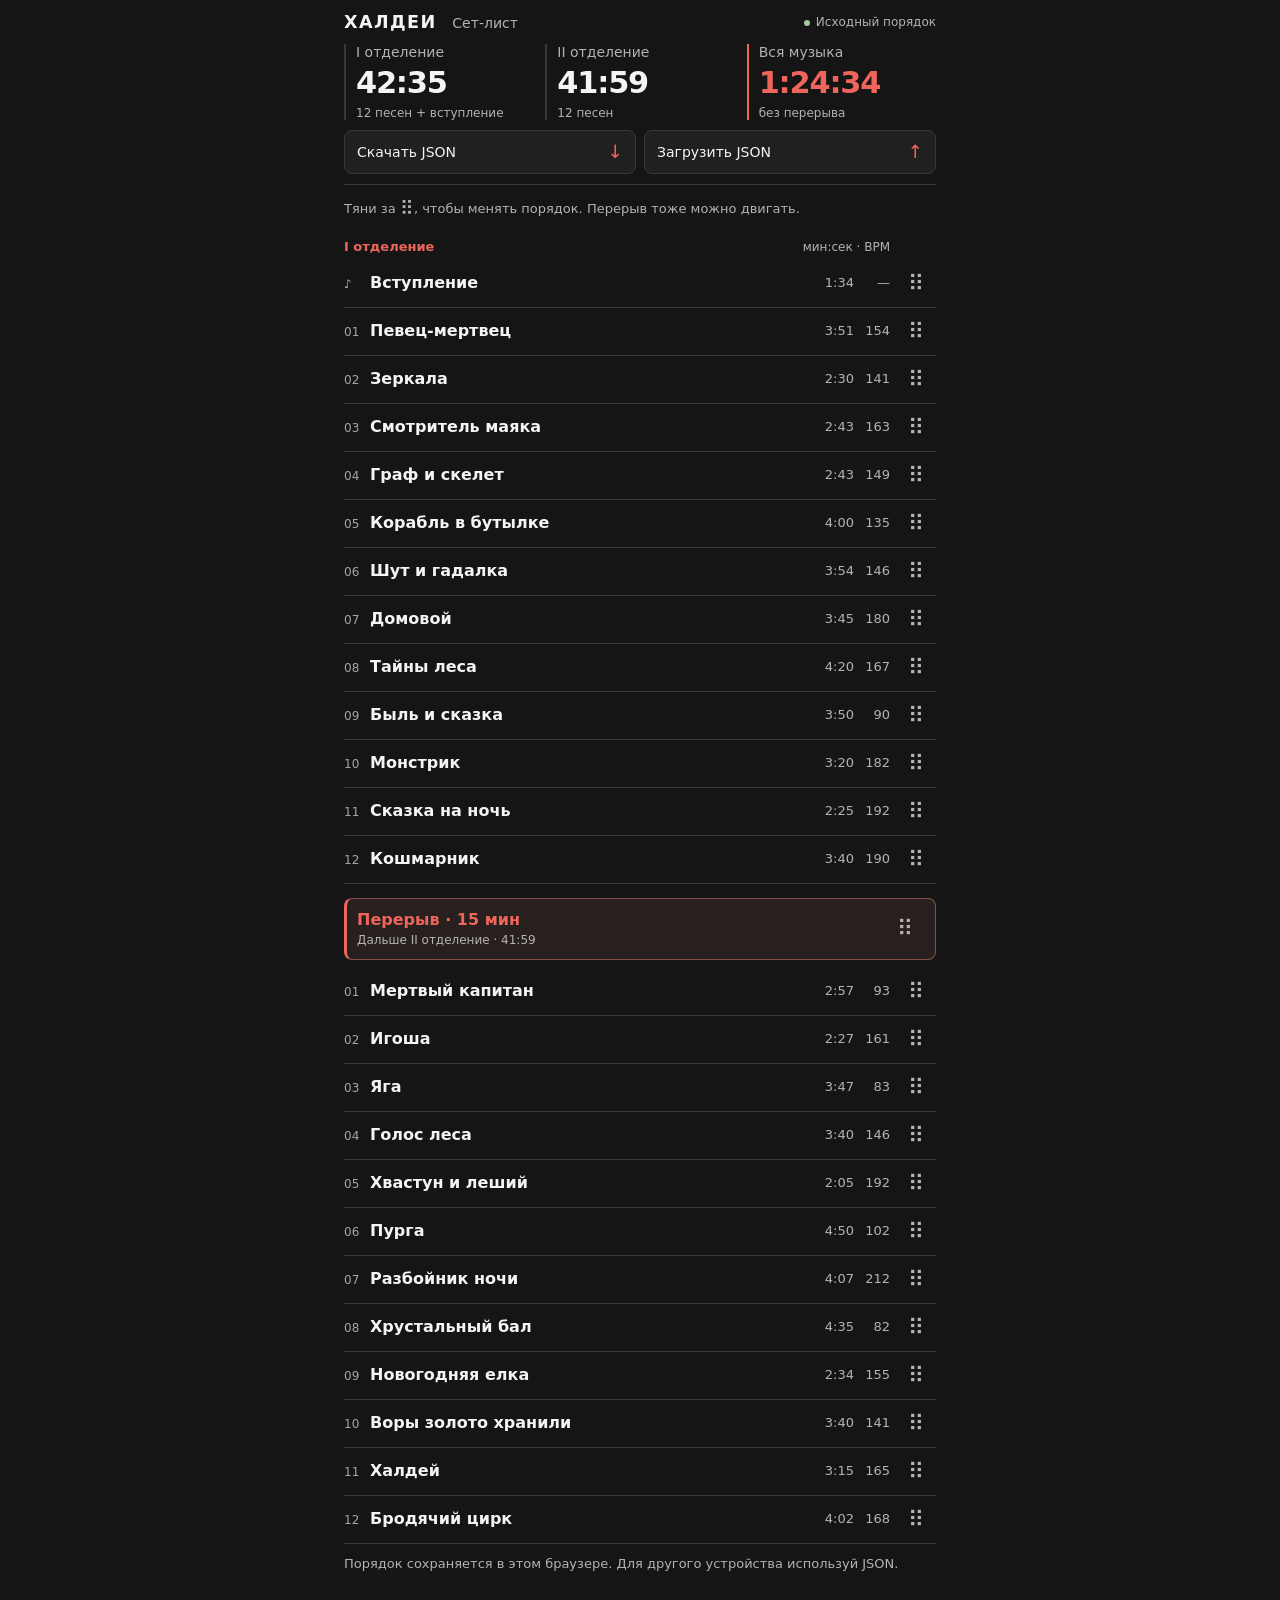
<file: haldei-setlist/index.html>
<!doctype html>
<html lang="ru">
<head>
  <meta charset="utf-8">
  <meta name="viewport" content="width=device-width, initial-scale=1, viewport-fit=cover">
  <meta name="theme-color" content="#151515">
  <meta name="description" content="Концертный сет-лист Халдеев: порядок песен, два отделения и хронометраж.">
  <title>Халдеи — сет-лист</title>
  <link rel="icon" href="data:,">
  <link rel="stylesheet" href="./style.css">
  <script type="module" src="./app.js"></script>
</head>
<body>
  <main class="app">
    <header class="header">
      <div class="heading"><h1>ХАЛДЕИ <span>Сет-лист</span></h1><span class="save-state" id="save-state" role="status">Загрузка…</span></div>
      <div class="totals" aria-label="Хронометраж музыки">
        <div><span>I отделение</span><strong id="time-1">—</strong><small id="count-1">—</small></div>
        <div><span>II отделение</span><strong id="time-2">—</strong><small id="count-2">—</small></div>
        <div class="total"><span>Вся музыка</span><strong id="time-all">—</strong><small>без перерыва</small></div>
      </div>
      <div class="toolbar">
        <button id="export" type="button">Скачать JSON <span aria-hidden="true">↓</span></button>
        <button id="import" type="button">Загрузить JSON <span aria-hidden="true">↑</span></button>
        <input id="file" type="file" accept=".json,application/json" hidden>
      </div>
      <p id="notice" class="notice" role="status" hidden></p>
    </header>
    <p class="hint" id="instructions">Тяни за <span aria-hidden="true">⠿</span>, чтобы менять порядок. Перерыв тоже можно двигать.</p>
    <div class="section-label"><span>I отделение</span><span class="column-hint">мин:сек · BPM</span></div>
    <ol id="setlist" aria-label="Песни и перерыв" aria-describedby="instructions"></ol>
    <p class="footnote">Порядок сохраняется в этом браузере. Для другого устройства используй JSON.</p>
    <noscript><p class="notice">Включи JavaScript, чтобы редактировать сет-лист.</p></noscript>
    <p id="announcement" class="sr-only" aria-live="polite" aria-atomic="true"></p>
  </main>
</body>
</html>
</file>
<file: haldei-setlist/style.css>
:root{color-scheme:dark;--bg:#151515;--panel:#202020;--text:#f6f4f2;--muted:#b5b3b0;--line:#383838;--accent:#ee655b;font-family:system-ui,-apple-system,BlinkMacSystemFont,"Segoe UI",sans-serif;font-size:16px}
*{box-sizing:border-box}
body{margin:0;background:var(--bg);color:var(--text);-webkit-text-size-adjust:100%}
button{font:inherit;color:inherit;cursor:pointer;-webkit-tap-highlight-color:transparent}
button:focus-visible{outline:2px solid var(--accent);outline-offset:3px}
.app{max-width:640px;margin:auto;padding:0 16px calc(20px + env(safe-area-inset-bottom))}
.header{position:sticky;top:0;z-index:3;padding:calc(12px + env(safe-area-inset-top)) 0 10px;background:var(--bg);border-bottom:1px solid var(--line)}
.heading{display:flex;align-items:center;justify-content:space-between;gap:12px;margin-bottom:12px;flex-wrap:wrap}
h1{font-size:1.1rem;letter-spacing:.08em;margin:0;font-weight:850}
h1 span{display:inline-block;font-size:.88rem;letter-spacing:0;font-weight:400;margin-left:8px;color:var(--muted)}
.save-state{color:var(--muted);font-size:.75rem}
.save-state::before{content:"";display:inline-block;width:6px;height:6px;background:#a6c8a0;border-radius:50%;margin-right:6px}
.save-state.error::before{background:var(--accent)}
.totals{display:grid;grid-template-columns:1fr 1fr 1fr;margin-bottom:10px;gap:12px}
.totals>div{display:flex;flex-direction:column;gap:3px;border-left:2px solid var(--line);padding-left:10px;min-width:0}
.totals .total{border-color:var(--accent)}
.totals span{font-size:.875rem;color:var(--muted)}
.totals strong{font-size:1.65rem;line-height:1.3;font-weight:650;letter-spacing:-.04em;font-variant-numeric:tabular-nums}
.totals small{font-size:.75rem;color:var(--muted)}
.total strong{color:var(--accent)}
.toolbar{display:flex;gap:8px}
.toolbar button{background:var(--panel);border:1px solid var(--line);border-radius:8px;min-height:44px;padding:8px 12px;font-size:.875rem;flex:1;display:flex;justify-content:space-between;align-items:center;gap:8px}
.toolbar button:hover{border-color:#777}
.toolbar button span{color:var(--accent);font-size:1.15rem}
.hint,.footnote{color:var(--muted);font-size:.8125rem;line-height:1.5;margin:10px 0}
.hint>span{font-size:1.2rem;vertical-align:middle}
.section-label{display:flex;align-items:center;justify-content:space-between;font-size:.8125rem;color:var(--accent);padding:6px 0;font-weight:650}
.column-hint{font-size:.75rem;font-weight:400;color:var(--muted);margin-right:46px}
ol{list-style:none;margin:0;padding:0}
.song{position:relative;display:flex;align-items:center;gap:6px;min-height:48px;border-bottom:1px solid var(--line);background:var(--bg);padding:1px 0}
.number{width:20px;flex:none;font-size:.75rem;color:#a7a4a1;text-align:left;font-variant-numeric:tabular-nums}
.song-info{flex:1;min-width:0}
.song-title{font-size:.875rem;line-height:1.3;font-weight:580}
.song-meta{font-size:.75rem;color:var(--muted);line-height:1.3;font-variant-numeric:tabular-nums}
.song .song-info{display:flex;align-items:center;gap:8px}
.song .song-title{flex:1;min-width:0;white-space:nowrap;overflow:hidden;text-overflow:ellipsis}
.song .song-meta{display:grid;grid-template-columns:34px 28px;gap:8px;flex:none;text-align:right;white-space:nowrap}
.handle{border:0;background:transparent;font-size:1.375rem;line-height:1;min-height:44px;width:40px;flex:none;display:grid;place-items:center;color:#b5b3b0;border-radius:7px;touch-action:none;user-select:none;-webkit-user-select:none;cursor:grab}
.handle:hover{background:var(--panel);color:var(--text)}
.handle[aria-pressed="true"]{background:#482421;color:var(--accent)}
.intermission{display:flex;align-items:center;gap:8px;margin:14px 0 8px;padding:8px 10px;border:1px solid #86504a;border-left:3px solid var(--accent);border-radius:8px;background:#28201f;min-height:62px}
.intermission .song-title{color:var(--accent)}
.intermission .song-meta{font-size:.75rem;margin-top:3px}
.drag-placeholder{opacity:.27}
.drag-ghost{position:fixed!important;z-index:10;pointer-events:none;opacity:.96;background:#2e2524;border:1px solid var(--accent);border-radius:8px;box-shadow:0 12px 32px #0009;padding-left:10px;margin:0!important;transform:rotate(-1deg)}
body.dragging{user-select:none;-webkit-user-select:none;cursor:grabbing}
.notice{background:#33231f;border:1px solid #936153;border-radius:8px;padding:12px;font-size:.875rem;line-height:1.45}
.notice[hidden]{display:none}
.song,.intermission{flex-wrap:wrap}
.move-actions{display:flex;gap:8px;flex-basis:100%;padding:5px 0 6px 26px}
.move-actions[hidden]{display:none}
.move-actions button{min-height:44px;border:1px solid var(--line);border-radius:7px;background:var(--panel);padding:8px 10px;font-size:.875rem}
.move-actions button:disabled{opacity:.35;cursor:default}
.sr-only{position:absolute;width:1px;height:1px;padding:0;margin:-1px;overflow:hidden;clip:rect(0,0,0,0);white-space:nowrap;border:0}
@media(min-width:600px){.app{padding-left:24px;padding-right:24px}.totals strong{font-size:1.9rem}.song-title{font-size:1rem}.song-meta{font-size:.8125rem}}
@media(max-width:360px){.app{padding-left:10px;padding-right:10px}.song{gap:4px}.number{width:18px}.song .song-info,.song .song-meta{gap:6px}.totals{gap:7px}.totals>div{padding-left:7px}.totals strong{font-size:1.4rem}.totals span{font-size:.8125rem}.toolbar button{padding:8px;font-size:.8125rem}}
@media(prefers-reduced-motion:reduce){html{scroll-behavior:auto}}
@media print{.header{position:static}.toolbar,.handle,.hint,.footnote,.save-state,.notice{display:none}.app{max-width:none}.song{break-inside:avoid;min-height:48px}body{--bg:#fff;--text:#000;--muted:#444;--line:#aaa;--accent:#a02020;color:var(--text);background:#fff}.intermission{break-inside:avoid;background:#fff}}
</file>
